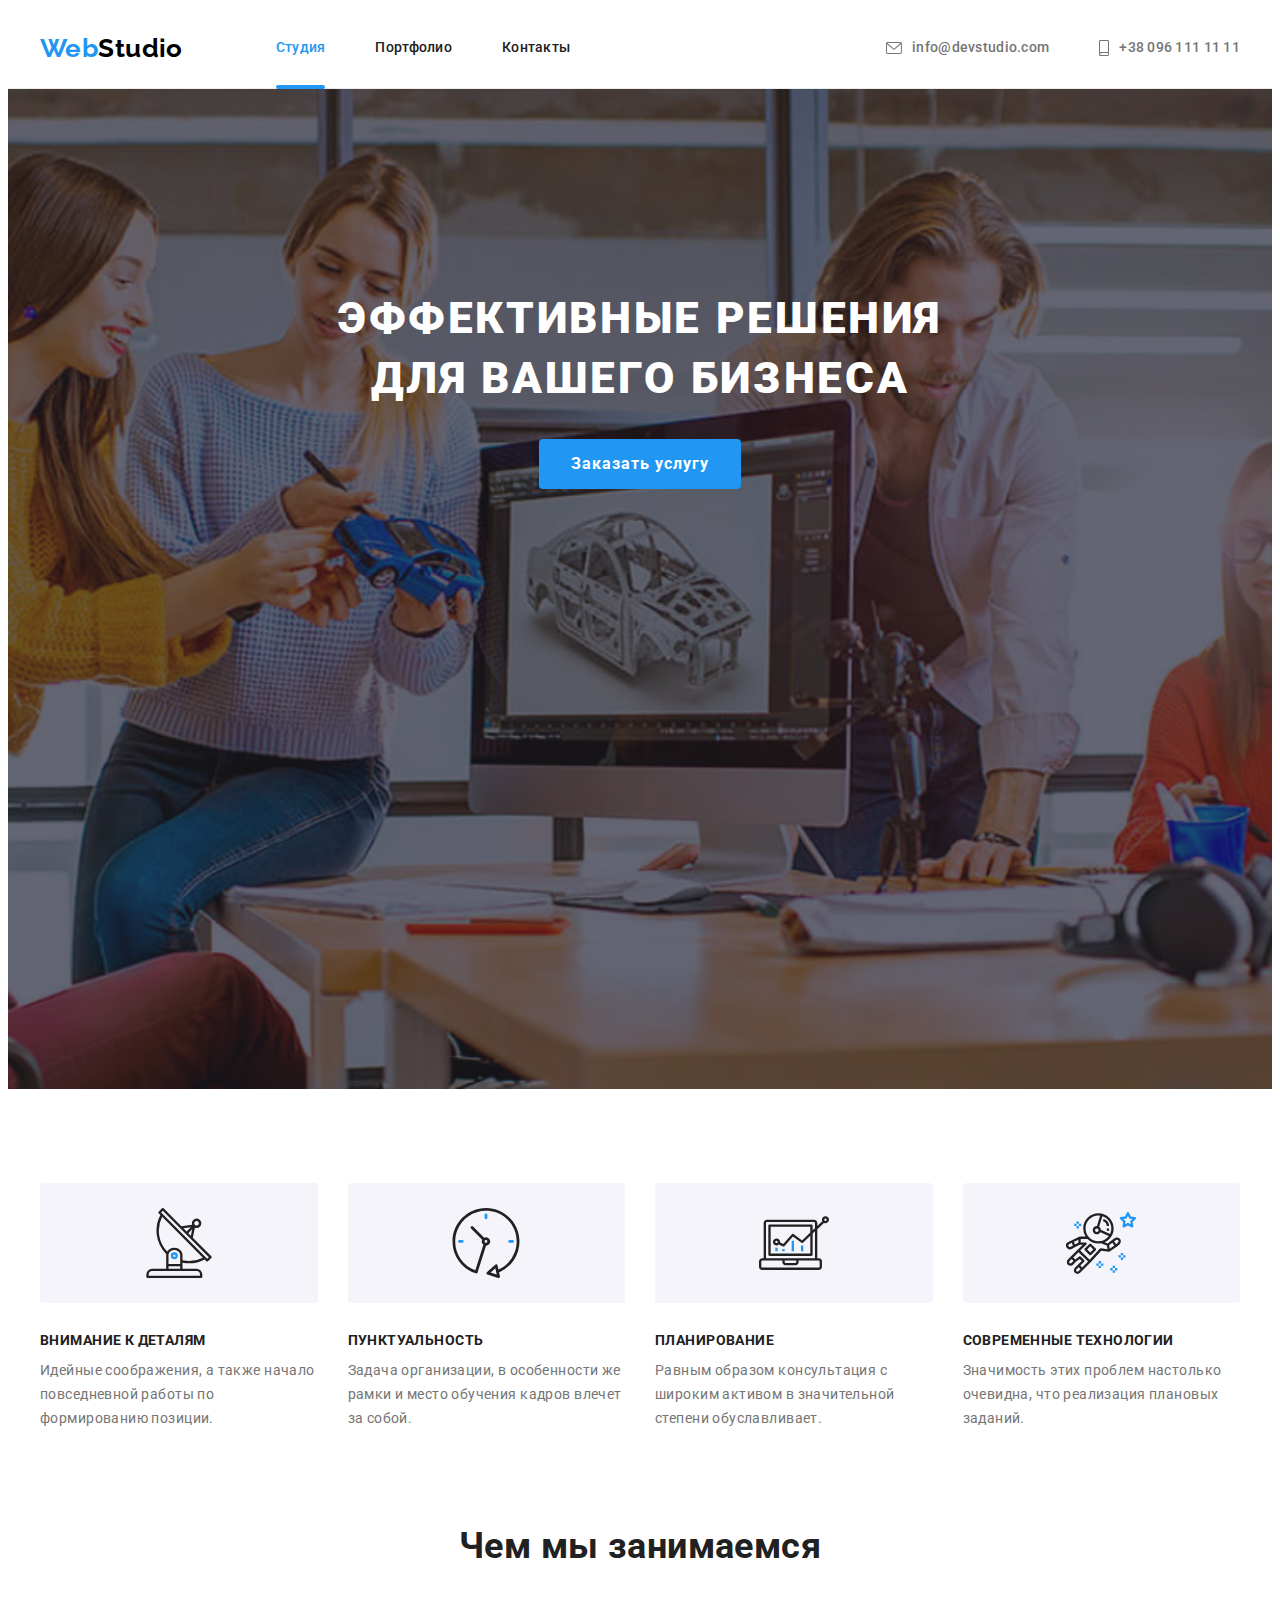
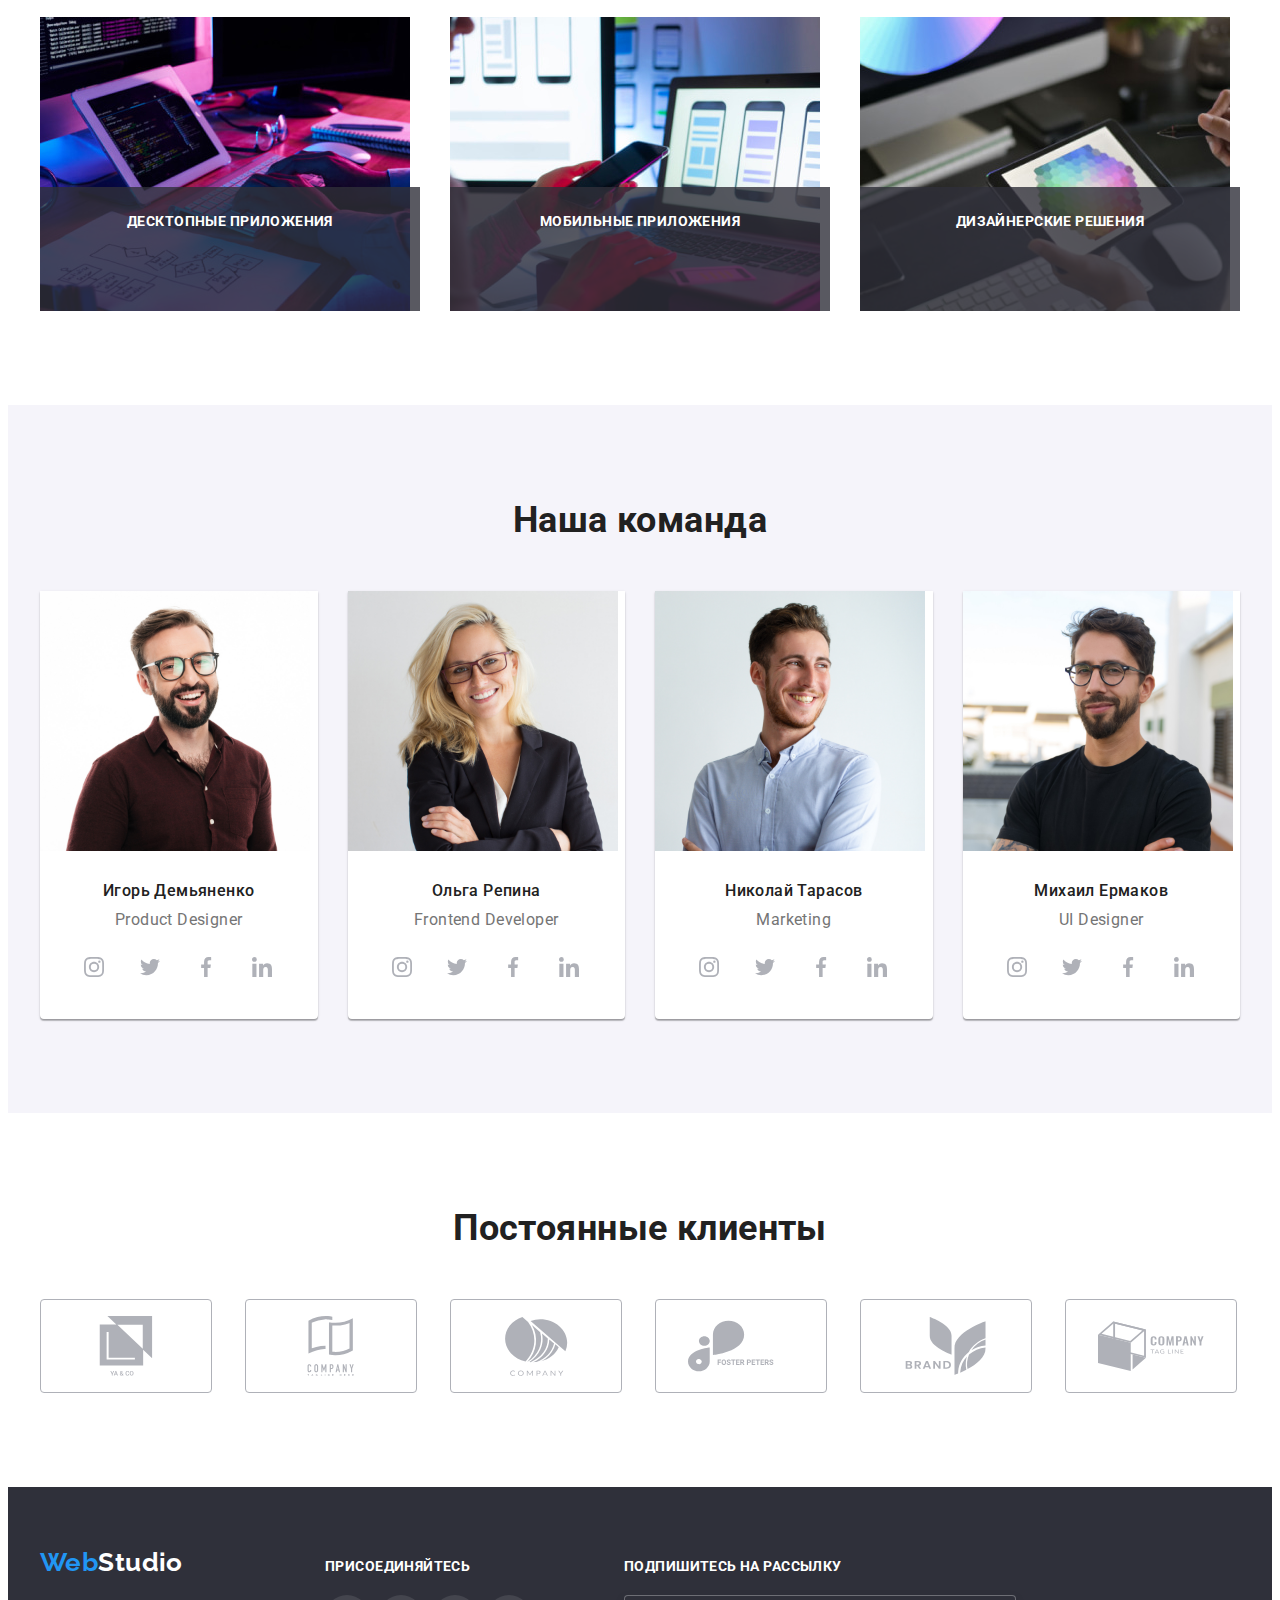
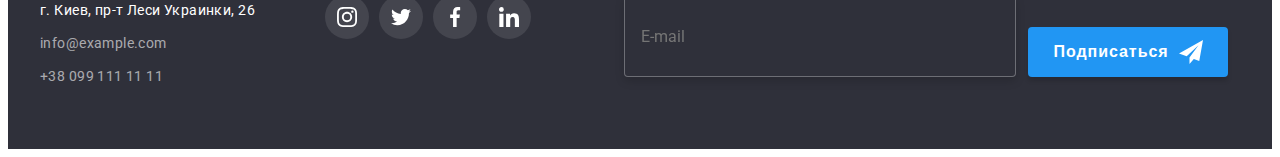
<file: index.html>
<!DOCTYPE html>
<html lang="ru">
<head>
    <meta charset="UTF-8">
    <meta http-equiv="X-UA-Compatible" content="IE=edge">
    <meta name="viewport" content="width=device-width, initial-scale=1.0">
    <title>WebStudio_hw6</title>
    <link rel="preconnect" href="https://fonts.googleapis.com">
    <link rel="preconnect" href="https://fonts.gstatic.com" crossorigin>
    <link href="https://fonts.googleapis.com/css2?family=Raleway:wght@700&family=Roboto:wght@400;500;700;900&display=swap"
        rel="stylesheet">
    <link rel="stylesheet" href="https://cdnjs.cloudflare.com/ajax/libs/modern-normalize/1.1.0/modern-normalize.min.css"
        integrity="sha512-wpPYUAdjBVSE4KJnH1VR1HeZfpl1ub8YT/NKx4PuQ5NmX2tKuGu6U/JRp5y+Y8XG2tV+wKQpNHVUX03MfMFn9Q=="
        crossorigin="anonymous" referrerpolicy="no-referrer" />
    <link rel="stylesheet" href="./css/styles.css">
    
</head>
<body>
    <!-- Хедер-->
    <header class="header">
        <div class="container header-flex-container">
            <!-- Логотип -->
            <a class="logo" href="./index.html"><span class="logo-accent">Web</span>Studio</a>
            <nav class="nav">
                <ul class="nav-list list">
                    <li class="nav-item">
                        <a class="nav-link link current" href="./index.html">Студия</a>
                    </li>
                    <li class="nav-item">
                        <a class="nav-link link" href="./portfolio.html">Портфолио</a>
                    </li>
                    <li class="nav-item">
                        <a class="nav-link link" href="">Контакты</a>
                    </li>
                </ul>
            </nav>
            <ul class="header-contacts-list list">
                <li class="header-contacts-item">
                    <a class="header-contacts-link link" href="mailto:info@devstudio.com">
                        <svg class="contacts-icon" width="16" height="12">
                                <use href="./images/icons.svg#icon-envelope"></use>
                            </svg>
                        info@devstudio.com</a>
                </li>
                <li class="header-contacts-item">
                    <a class="header-contacts-link link" href="tel:+380961111111">
                        <svg class="contacts-icon" width="10" height="16">
                            <use href="./images/icons.svg#icon-smartphone" ></use>
                        </svg>
                        +38 096 111 11 11</a>
                </li>
            </ul>
        </div>
        

    </header>
    <main>
        <!-- Герой -->
        <section class="hero overlay">
                <div class="container">
                    <h1 class="hero-title">Эффективные решения для вашего бизнеса</h1>
                    <button class="hero-btn" type="button" data-modal-open>Заказать услугу</button>
                </div>
        </section>
        <!-- Преимущества -->
        <section class="featurs section">
            <div class="container">
                <h2 class="visually-hidden">Преимущества</h2>
                <ul class="featurs-list list">
                    <li class="featurs-item">
                        <div class="featurs-thumb">
                            <svg class="featurs-icon" width="70" height="70">
                                <use href="./images/icons.svg#icon-antenna"></use>
                            </svg>
                        </div>
                        <h3 class="featurs-title">Внимание к деталям</h3>
                        <p class="featurs-text">Идейные соображения, а также начало повседневной работы по формированию позиции.</p>
                    </li>
                    <li class="featurs-item">
                        <div class="featurs-thumb">
                            <svg class="featurs-icon" width="70" height="70">
                                <use href="./images/icons.svg#icon-clock"></use>
                            </svg>
                        </div>
                        <h3 class="featurs-title">Пунктуальность</h3>
                        <p class="featurs-text">Задача организации, в особенности же рамки и место обучения кадров влечет за собой.</p>
                    </li>
                    <li class="featurs-item">
                        <div class="featurs-thumb">
                            <svg class="featurs-icon" width="70" height="70">
                                <use href="./images/icons.svg#icon-diagram"></use>
                            </svg>
                        </div>
                        <h3 class="featurs-title">Планирование</h3>
                        <p class="featurs-text">Равным образом консультация с широким активом в значительной степени обуславливает.</p>
                    </li>
                    <li class="featurs-item">
                        <div class="featurs-thumb">
                            <svg class="featurs-icon" width="70" height="70">
                                <use href="./images/icons.svg#icon-astronaut"></use>
                            </svg>
                        </div>
                        <h3 class="featurs-title">Современные технологии</h3>
                        <p class="featurs-text">Значимость этих проблем настолько очевидна, что реализация плановых заданий.</p>
                    </li>
                </ul>
            </div>            
        </section>
        <!-- Виды деятельности -->
        <section class="activity section">
            <div class="container">
                <h2 class="title">Чем мы занимаемся</h2>
                <ul class="activity-list list">
                    <li class="activity-item">
                        <img class="activity-pic" src="./images/box-1.jpg" alt="Приложение на компьютере" width=370 height="294">
                        <p class="activity-text">Десктопные приложения</p>                        
                    </li>
                    <li class="activity-item activity-thumb">
                        <img class="activity-pic" src="./images/box-2.jpg" alt="Макеты мобильного приложения на ноутбуке" width=370
                            height="294">
                        <p class="activity-text">Мобильные приложения</p>
                    </li>
                    <li class="activity-item">
                        <img class="activity-pic" src="./images/box-3.jpg" alt="Цветовая палитра на планшете" width=370 height="294">
                        <p class="activity-text">Дизайнерские решения</p>
                    </li>
                </ul>
            </div>            
        </section>
        <!-- Наша команда -->
        <section class="team section">
            <div class="container">
                <h2 class="title">Наша команда</h2>
                <ul class="team-list list">
                    <li class="team-list-item">
                        <img class="team-list-photo" src="./images/demyanenko.jpg" alt="Фото Игорь Демьяненко" width=270 height="260">
                        <div class="team-box">
                            <h3 class="team-list-name">Игорь Демьяненко</h3>
                            <p class="team-list-position" lang="en">Product Designer</p>
                            <ul class="social-list list">
                                <li class="social-item">
                                    <a class="social-link link" href="">
                                        <svg class="social-icon" width=20 height="20">
                                            <use href="./images/icons.svg#icon-instagram"></use>
                                        </svg>
                                    </a>                                    
                                </li>
                                <li class="social-item">
                                    <a class="social-link link" href="">
                                        <svg class="social-icon" width=20 height="20">
                                            <use href="./images/icons.svg#icon-twitter"></use>
                                        </svg>
                                    </a>
                                </li>
                                <li class="social-item">
                                    <a class="social-link link" href="">
                                        <svg class="social-icon" width=20 height="20">
                                            <use href="./images/icons.svg#icon-facebook"></use>
                                        </svg>
                                    </a>
                                </li>
                                <li class="social-item">
                                    <a class="social-link link" href="">
                                        <svg class="social-icon" width=20 height="20">
                                            <use href="./images/icons.svg#icon-linkedin"></use>
                                        </svg>
                                    </a>
                                </li>
                            </ul>                            
                        </div>                        
                    </li>
                    <li class="team-list-item">
                        <img class="team-list-photo" src="./images/repina.jpg" alt="Фото Ольга Репина" width=270 height="260">
                        <div class="team-box">
                            <h3 class="team-list-name">Ольга Репина</h3>
                            <p class="team-list-position" lang="en">Frontend Developer</p>
                            <ul class="social-list list">
                                <li class="social-item">
                                    <a class="social-link link" href="">
                                        <svg class="social-icon" width=20 height="20">
                                            <use href="./images/icons.svg#icon-instagram"></use>
                                        </svg>
                                    </a>
                                </li>
                                <li class="social-item">
                                    <a class="social-link link" href="">
                                        <svg class="social-icon" width=20 height="20">
                                            <use href="./images/icons.svg#icon-twitter"></use>
                                        </svg>
                                    </a>
                                </li>
                                <li class="social-item">
                                    <a class="social-link link" href="">
                                        <svg class="social-icon" width=20 height="20">
                                            <use href="./images/icons.svg#icon-facebook"></use>
                                        </svg>
                                    </a>
                                </li>
                                <li class="social-item">
                                    <a class="social-link link" href="">
                                        <svg class="social-icon" width=20 height="20">
                                            <use href="./images/icons.svg#icon-linkedin"></use>
                                        </svg>
                                    </a>
                                </li>
                            </ul>
                        </div>                        
                    </li>
                    <li class="team-list-item">
                        <img class="team-list-photo" src="./images/tarasov.jpg" alt="Фото Николай Тарасов" width=270 height="260">
                        <div class="team-box">
                            <h3 class="team-list-name">Николай Тарасов</h3>
                            <p class="team-list-position" lang="en">Marketing</p>
                            <ul class="social-list list">
                                <li class="social-item">
                                    <a class="social-link link" href="">
                                        <svg class="social-icon" width=20 height="20">
                                            <use href="./images/icons.svg#icon-instagram"></use>
                                        </svg>
                                    </a>
                                </li>
                                <li class="social-item">
                                    <a class="social-link link" href="">
                                        <svg class="social-icon" width=20 height="20">
                                            <use href="./images/icons.svg#icon-twitter"></use>
                                        </svg>
                                    </a>
                                </li>
                                <li class="social-item">
                                    <a class="social-link link" href="">
                                        <svg class="social-icon" width=20 height="20">
                                            <use href="./images/icons.svg#icon-facebook"></use>
                                        </svg>
                                    </a>
                                </li>
                                <li class="social-item">
                                    <a class="social-link link" href="">
                                        <svg class="social-icon" width=20 height="20">
                                            <use href="./images/icons.svg#icon-linkedin"></use>
                                        </svg>
                                    </a>
                                </li>
                            </ul>
                        </div>                       
                    </li>
                    <li class="team-list-item">
                        <img class="team-list-photo" src="./images/ermakov.jpg" alt="Фото Михаил Ермаков" width=270 height="260">
                        <div class="team-box">
                            <h3 class="team-list-name">Михаил Ермаков</h3>
                            <p class="team-list-position" lang="en">UI Designer</p>
                            <ul class="social-list list">
                                <li class="social-item">
                                    <a class="social-link link" href="">
                                        <svg class="social-icon" width=20 height="20">
                                            <use href="./images/icons.svg#icon-instagram"></use>
                                        </svg>
                                    </a>
                                </li>
                                <li class="social-item">
                                    <a class="social-link link" href="">
                                        <svg class="social-icon" width=20 height="20">
                                            <use href="./images/icons.svg#icon-twitter"></use>
                                        </svg>
                                    </a>
                                </li>
                                <li class="social-item">
                                    <a class="social-link link" href="">
                                        <svg class="social-icon" width=20 height="20">
                                            <use href="./images/icons.svg#icon-facebook"></use>
                                        </svg>
                                    </a>
                                </li>
                                <li class="social-item">
                                    <a class="social-link link" href="">
                                        <svg class="social-icon" width=20 height="20">
                                            <use href="./images/icons.svg#icon-linkedin"></use>
                                        </svg>
                                    </a>
                                </li>
                            </ul>
                        </div>
                       
                    </li>
                </ul>
            </div>
            
        </section>
        <!-- Клиенты -->
        <section class="clients section">
            <div class="container">
                <h2 class="title">Постоянные клиенты</h2>
                <ul class="clients-list list">
                    <li class="clients-item">
                        <a class="clients-link link" href="">
                            <svg class="clients-icon" width=106 height="60">
                                <use href="./images/icons.svg#icon-client-1" ></use>
                            </svg>
                        </a>
                    </li>
                    <li class="clients-item">
                        <a class="clients-link link" href="">
                            <svg class="clients-icon" width=106 height="60">
                                <use href="./images/icons.svg#icon-client-2"></use>
                            </svg>
                        </a>
                    </li>
                    <li class="clients-item">
                        <a class="clients-link link" href="">
                            <svg class="clients-icon" width=106 height="60">
                                <use href="./images/icons.svg#icon-client-3"></use>
                            </svg>
                        </a>
                    </li>
                    <li class="clients-item">
                        <a class="clients-link link" href="">
                            <svg class="clients-icon" width=106 height="60">
                                <use href="./images/icons.svg#icon-client-4"></use>
                            </svg>
                        </a>
                    </li>
                    <li class="clients-item">
                        <a class="clients-link link" href="">
                            <svg class="clients-icon" width=106 height="60">
                                <use href="./images/icons.svg#icon-client-5"></use>
                            </svg>
                        </a>
                    </li>
                    <li class="clients-item">
                        <a class="clients-link link" href="">
                            <svg class="clients-icon" width=106 height="60">
                                <use href="./images/icons.svg#icon-client-6"></use>
                            </svg>
                        </a>
                    </li>
                </ul>
                
            </div>
        </section>
    </main>
    <!-- Футер -->
    <footer class="footer">
        <div class="container footer-thumb">
            <div>
                <a class="logo link" href="./index.html"><span class="logo-accent">Web</span><span class="logo-light">Studio</span> </a>
                <address class="address">
                    г. Киев, пр-т Леси Украинки, 26
                    <ul class="footer-contacts-list list">
                        <li class="footer-contacts-item">
                            <a class="footer-contacts-link link" href="mailto:info@example.com">info@example.com</a>
                        </li>
                        <li class="footer-contacts-item">
                            <a class="footer-contacts-link link" href="tel:+380991111111">+38 099 111 11 11</a>
                        </li>
                    </ul>
                </address>
            </div>
            <div class="footer-social-item">
                <h2 class="footer-title"> присоединяйтесь</h2>
                <ul class="social-list list">                                      
                    <li class="foot-social-item">
                        <a class="footer-social-link link" href="">
                            <svg class="social-icon" width=20 height="20">
                                <use href="./images/icons.svg#icon-instagram"></use>
                            </svg>
                        </a>                                    
                    </li>
                    <li class="foot-social-item">
                        <a class="footer-social-link link" href="">
                            <svg class="social-icon" width=20 height="20">
                                <use href="./images/icons.svg#icon-twitter"></use>
                            </svg>
                        </a>
                    </li>
                    <li class="foot-social-item">
                        <a class="footer-social-link link" href="">
                            <svg class="social-icon" width=20 height="20">
                                <use href="./images/icons.svg#icon-facebook"></use>
                            </svg>
                        </a>
                    </li>
                    <li class="foot-social-item">
                        <a class="footer-social-link link" href="">
                            <svg class="social-icon" width=20 height="20">
                                <use href="./images/icons.svg#icon-linkedin"></use>
                            </svg>
                        </a>
                    </li>
                </ul>  
            </div>
            <div class="footer-signup">
                <form class="signup-form" autocomplete="on">
                    <label class="footer-title" for="email">Подпишитесь на рассылку
                        <input class="signup-mail" type="email" name="email" id="email" placeholder="E-mail">
                    </label>
                    <button class="singup-submit" type="submit">Подписаться
                        <svg class="singup-icon" width="24" height="24">
                            <use href="./images/icons.svg#icon-send"></use>
                        </svg>
                    </button>
                </form>

                
            </div>
        </div>        
    </footer>
    <!-- Бекдроп -->
    <div class="backdrop is-hidden" data-modal>
        <div class="modal">
            <button class="modal-btn" data-modal-close>
                <svg class="close" width="18" height="18">
                    <use href="./images/icons.svg#icon-close"></use>
                </svg>
            </button>
            <p class="modal-title">Оставьте свои данные, мы вам перезвоним</p>
            <form class="modal-form">
                <label class="modal-label" for="name">Имя</label>
                <span class="input-unit">
                    <input class="modal-input" type="text" name="name" id="name" placeholder=" ">
                    <svg class="modal-icon" width="18" height="18">
                        <use href="./images/icons.svg#icon-person-black-18dp-1"></use>
                    </svg>
                </span> 
                    
                <label class="modal-label" for="tel">Телефон</label>
                <span class="input-unit">
                    <input  class="modal-input" type="tel" name="tel" id="tel" placeholder=" ">
                    <svg class="modal-icon" width="18" height="18">
                        <use href="./images/icons.svg#icon-phone-black-18dp-1"></use>
                    </svg>
                </span>
                    
                <label class="modal-label" for="mail">Почта</label>
                <span class="input-unit">
                    <input  class="modal-input" type="email" name="mail" id="mail" placeholder=" ">
                    <svg class="modal-icon" width="18" height="18">
                        <use href="./images/icons.svg#icon-email-black-18dp-1"></use>
                    </svg>
                </span>
                    
                <label class="modal-label" for="comment">Комментарий</label>
                <textarea  class="modal-input texterea" name="comment" id="comment" cols="30" rows="10" placeholder="Введите текст"></textarea>
                
                
                <label class="checkbox-label" for="checkbox">
                    <input class="checkbox" type="checkbox" name="checkbox" id="checkbox">
                    <span class="checkbox-icon"></span>
                    Соглашаюсь с рассылкой и принимаю <a class="checkbox-link link" href="">  Условия договора</a>
                </label>
                
                <button class="modal-submit" type="submit"> Отправить
                </button>
            </form>
        </div>

    </div>
    <script src="./js/modal.js"></script>
</body>
</html>
</file>
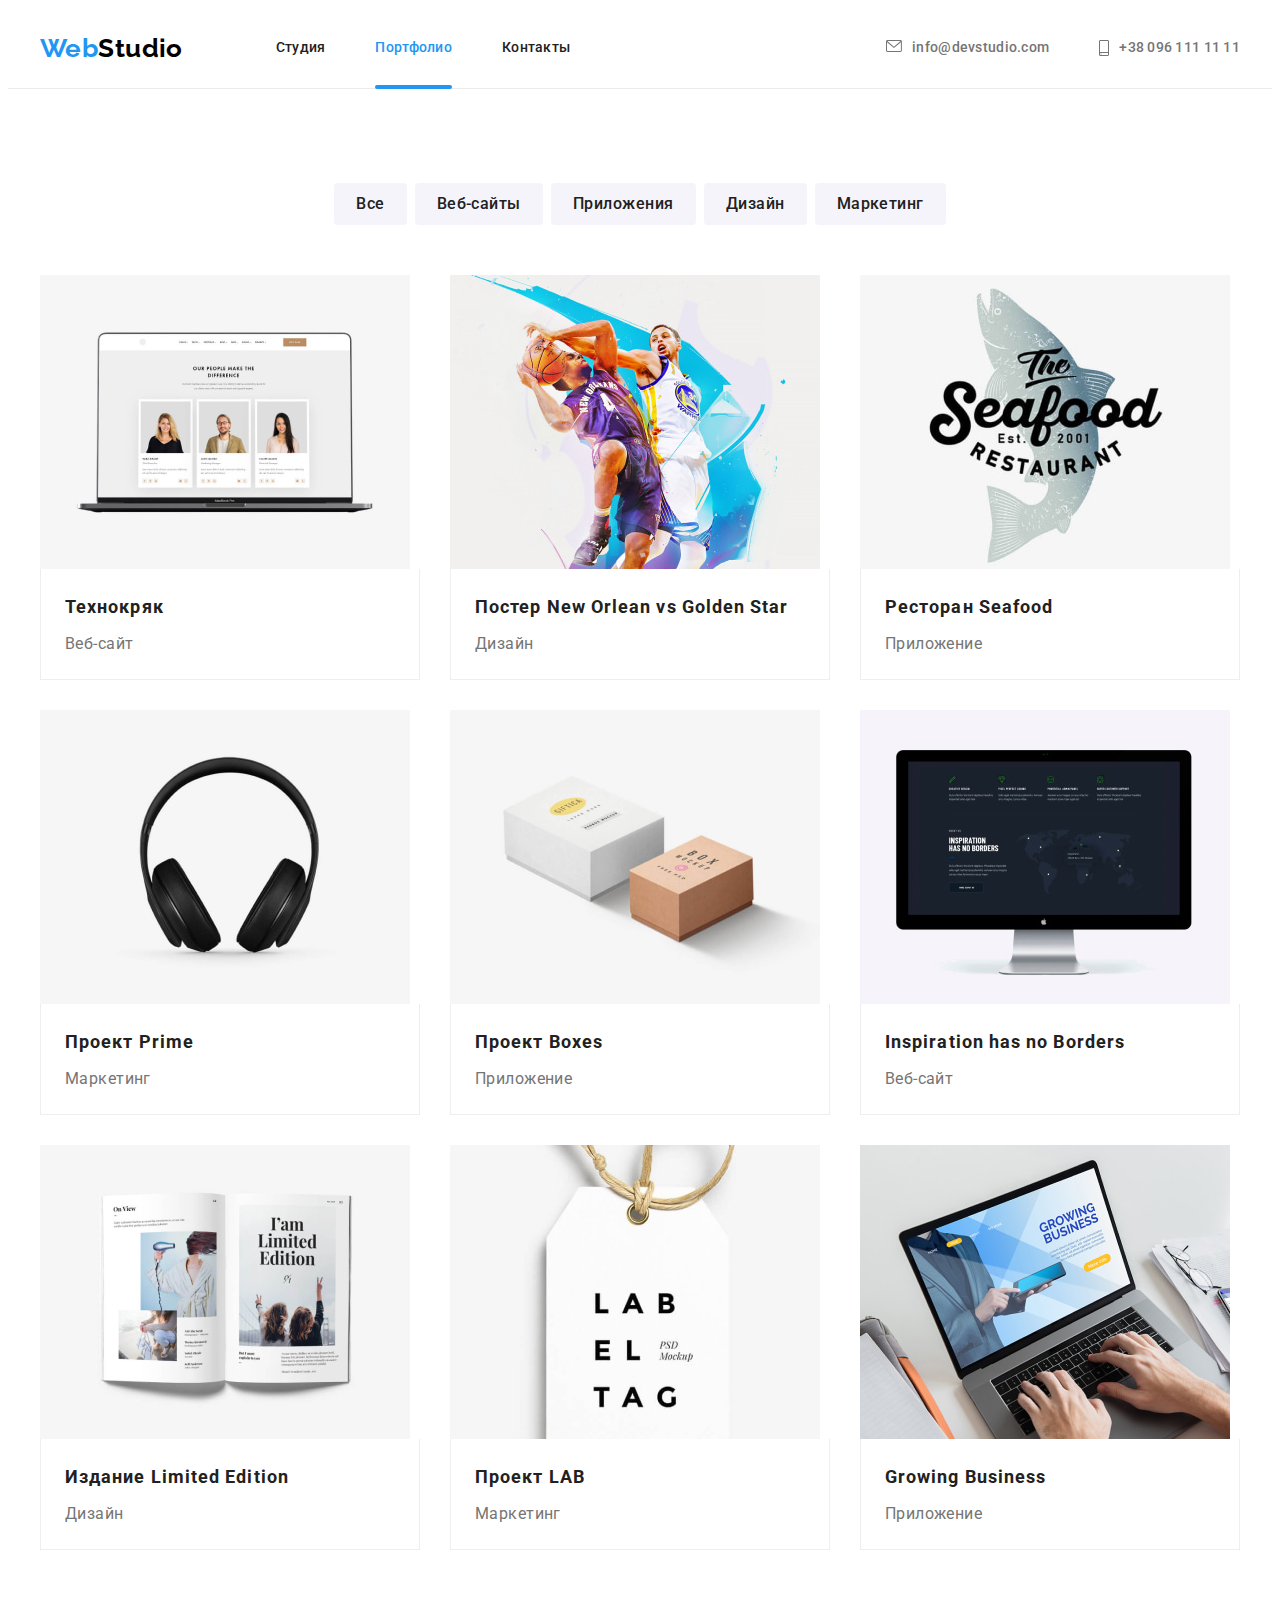
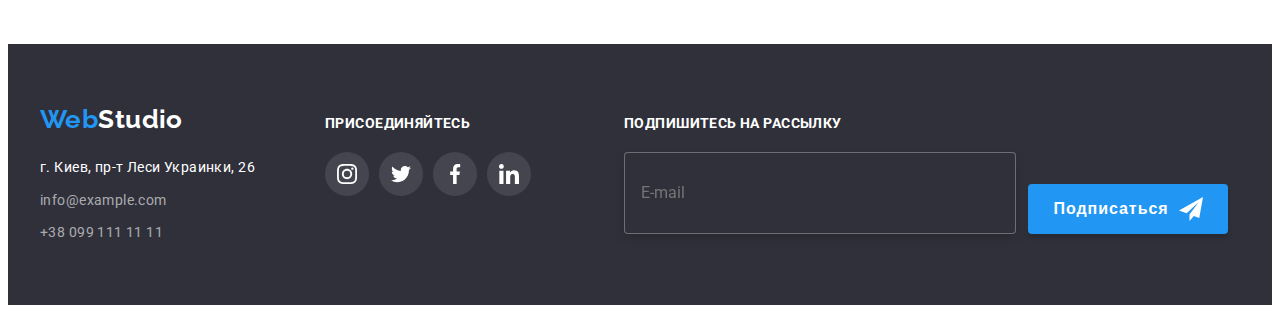
<file: portfolio.html>
<!DOCTYPE html>
<html lang="ru">

<head>
    <meta charset="UTF-8">
    <meta http-equiv="X-UA-Compatible" content="IE=edge">
    <meta name="viewport" content="width=device-width, initial-scale=1.0">
    <title>WebStudio_hw6</title>
    <link rel="preconnect" href="https://fonts.googleapis.com">
    <link rel="preconnect" href="https://fonts.gstatic.com" crossorigin>
    <link
        href="https://fonts.googleapis.com/css2?family=Raleway:wght@700&family=Roboto:wght@400;500;700;900&display=swap"
        rel="stylesheet">
    <link rel="stylesheet" href="https://cdnjs.cloudflare.com/ajax/libs/modern-normalize/1.1.0/modern-normalize.min.css"
        integrity="sha512-wpPYUAdjBVSE4KJnH1VR1HeZfpl1ub8YT/NKx4PuQ5NmX2tKuGu6U/JRp5y+Y8XG2tV+wKQpNHVUX03MfMFn9Q=="
        crossorigin="anonymous" referrerpolicy="no-referrer" />
    <link rel="stylesheet" href="./css/styles.css">

</head>

<body>
    <!-- Хедер-->
    <header class="header">
        <div class="container header-flex-container">
            <!-- Логотип -->
            <a class="logo" href="./index.html"><span class="logo-accent">Web</span>Studio</a>
            <nav class="nav">
                <ul class="nav-list list">
                    <li class="nav-item">
                        <a class="nav-link link" href="./index.html">Студия</a>
                    </li>
                    <li class="nav-item">
                        <a class="nav-link link current" href="./portfolio.html">Портфолио</a>
                    </li>
                    <li class="nav-item">
                        <a class="nav-link link" href="">Контакты</a>
                    </li>
                </ul>
            </nav>
            <ul class="header-contacts-list list">
                <li class="header-contacts-item">
                    <a class="header-contacts-link link" href="mailto:info@devstudio.com">
                        <div>
                            <svg class="contacts-icon" width="16" height="12">
                                <use href="./images/icons.svg#icon-envelope"></use>
                            </svg>
                        </div>
            
                        info@devstudio.com
                    </a>
                </li>
                <li class="header-contacts-item">
                    <a class="header-contacts-link link" href="tel:+380961111111">
                        <svg class="contacts-icon" width="10" height="16">
                            <use href="./images/icons.svg#icon-smartphone"></use>
                        </svg>
                        +38 096 111 11 11</a>
                </li>
            </ul>
        </div>
    
    
    </header>
    <main>
        <section class="projects section">
            <div class="container">
                <h1 hidden>Наши проекты</h1>
                <ul class="filter-list list">
                    <li class="filter-item"><button class="filter-btn" type="button">Все</button></li>
                    <li class="filter-item"><button class="filter-btn" type="button">Веб-сайты</button></li>
                    <li class="filter-item"><button class="filter-btn" type="button">Приложения</button></li>
                    <li class="filter-item"><button class="filter-btn" type="button">Дизайн</button></li>
                    <li class="filter-item"><button class="filter-btn" type="button">Маркетинг</button></li>
                </ul>
                
                <ul class="projects-list list">
                    <li class="projects-item">
                        <a class="projects-link link" href="">
                            <div class="project-thumb">
                                <img class="projects-pic" src="./images/portfolio/project-1.jpg" alt="ноутбук с загруженой страницей сайта компании"
                                    width="370">
                                <p class="project-discription">
                                    Ресурс предлагает комплексные предложения с разным уровнем функционала и сервисов. Все это позволит посетителю
                                    получить
                                    исчерпывающие сведения о компании или частном лице.
                                </p>
                            </div>                            
                            <div class="project-content">
                                <h2 class="projects-title">
                                    Технокряк
                                </h2>
                                <p class="projects-text">
                                    Веб-сайт
                                </p>
                            </div>
                        </a>
                    </li>
                    <li class="projects-item">
                        <a class="projects-link" href="">
                            <div class="project-thumb">
                                <img class="projects-pic" src="./images/portfolio/project-2.jpg" alt="борьба баскетболистов за мяч" width="370">
                                <p class="project-discription">
                                    Ресурс предлагает комплексные предложения с разным уровнем функционала и сервисов. Все это позволит посетителю
                                    получить
                                    исчерпывающие сведения о компании или частном лице.
                                </p>
                            </div>                            
                            <div class="project-content">
                                <h2 class="projects-title">
                                    Постер New Orlean vs Golden Star
                                </h2>
                                <p class="projects-text">
                                    Дизайн
                                </p>
                            </div>
                
                        </a>
                    </li>
                    <li class="projects-item">
                        <a class="projects-link" href="">
                            <div class="project-thumb">
                                <img class="projects-pic" src="./images/portfolio/project-3.jpg" alt="логотип ресторана" width="370">
                                <p class="project-discription">
                                    Ресурс предлагает комплексные предложения с разным уровнем функционала и сервисов. Все это позволит посетителю
                                    получить
                                    исчерпывающие сведения о компании или частном лице.
                                </p>
                            </div>                            
                            <div class="project-content">
                                <h2 class="projects-title">
                                    Ресторан Seafood
                                </h2>
                                <p class="projects-text">
                                    Приложение
                                </p>
                            </div>
                        </a>
                    </li>
                    <li class="projects-item">
                        <a class="projects-link" href="">
                            <div class="project-thumb">
                                <img class="projects-pic" src="./images/portfolio/project-4.jpg" alt="черные наушники" width="370">
                                <p class="project-discription">
                                    Ресурс предлагает комплексные предложения с разным уровнем функционала и сервисов. Все это позволит посетителю
                                    получить
                                    исчерпывающие сведения о компании или частном лице.
                                </p>
                            </div>                            
                            <div class="project-content">
                                <h2 class="projects-title">
                                    Проект Prime
                                </h2>
                                <p class="projects-text">
                                    Маркетинг
                                </p>
                            </div>
                        </a>
                    </li>
                    <li class="projects-item">
                        <a class="projects-link" href="">
                            <div class="project-thumb">
                                <img class="projects-pic" src="./images/portfolio/project-5.jpg" alt="две коробочки" width="370">
                                <p class="project-discription">
                                    Ресурс предлагает комплексные предложения с разным уровнем функционала и сервисов. Все это позволит посетителю
                                    получить
                                    исчерпывающие сведения о компании или частном лице.
                                </p>
                            </div>                            
                            <div class="project-content">
                                <h2 class="projects-title">
                                    Проект Boxes
                                </h2>
                                <p class="projects-text">
                                    Приложение
                                </p>
                            </div>
                        </a>
                    </li>
                    <li class="projects-item">
                        <a class="projects-link" href="">
                            <div class="project-thumb">
                                <img class="projects-pic" src="./images/portfolio/project-6.jpg" alt="компьютер со страницей сайта" width="370">
                                <p class="project-discription">
                                    Ресурс предлагает комплексные предложения с разным уровнем функционала и сервисов. Все это позволит посетителю
                                    получить
                                    исчерпывающие сведения о компании или частном лице.
                                </p>
                            </div>                            
                            <div class="project-content">
                                <h2 class="projects-title">
                                    Inspiration has no Borders
                                </h2>
                                <p class="projects-text">
                                    Веб-сайт
                                </p>
                            </div>
                        </a>
                    </li>
                    <li class="projects-item">
                        <a class="projects-link" href="">
                            <div class="project-thumb">
                                <img class="projects-pic" src="./images/portfolio/project-7.jpg" alt="разворот книги с иллюстрациями" width="370">
                                <p class="project-discription">
                                    Ресурс предлагает комплексные предложения с разным уровнем функционала и сервисов. Все это позволит посетителю
                                    получить
                                    исчерпывающие сведения о компании или частном лице.
                                </p>
                            </div>                           
                            <div class="project-content">
                                <h2 class="projects-title">
                                    Издание Limited Edition
                                </h2>
                                <p class="projects-text">
                                    Дизайн
                                </p>
                            </div>
                        </a>
                    </li>
                    <li class="projects-item">
                        <a class="projects-link" href="">
                            <div class="project-thumb">
                                <img class="projects-pic" src="./images/portfolio/project-8.jpg" alt="этикетка с логотипом компании" width="370">
                                <p class="project-discription">
                                    Ресурс предлагает комплексные предложения с разным уровнем функционала и сервисов. Все это позволит посетителю
                                    получить
                                    исчерпывающие сведения о компании или частном лице.
                                </p>
                            </div>                            
                            <div class="project-content">
                                <h2 class="projects-title">
                                    Проект LAB
                                </h2>
                                <p class="projects-text">
                                    Маркетинг
                                </p>
                            </div>
                
                        </a>
                    </li>
                    <li class="projects-item">
                        <a class="projects-link" href="">
                            <div class="project-thumb">
                                <img class="projects-pic" src="./images/portfolio/project-9.jpg" alt="ноутбук со страницей сайта компании" width="370">
                                <p class="project-discription">
                                    Ресурс предлагает комплексные предложения с разным уровнем функционала и сервисов. Все это позволит посетителю
                                    получить
                                    исчерпывающие сведения о компании или частном лице.
                                </p>
                            </div>                            
                            <div class="project-content">
                                <h2 class="projects-title">
                                    Growing Business
                                </h2>
                                <p class="projects-text">
                                    Приложение
                                </p>
                            </div>
                        </a>
                    </li>
                </ul>
            </div>
            
        </section>

    </main>
    <!-- Футер -->
    <footer class="footer">
        <div class="container footer-thumb">
            <div>
                <a class="logo link" href="./index.html"><span class="logo-accent">Web</span><span
                        class="logo-light">Studio</span> </a>
                <address class="address">
                    г. Киев, пр-т Леси Украинки, 26
                    <ul class="footer-contacts-list list">
                        <li class="footer-contacts-item">
                            <a class="footer-contacts-link link" href="mailto:info@example.com">info@example.com</a>
                        </li>
                        <li class="footer-contacts-item">
                            <a class="footer-contacts-link link" href="tel:+380991111111">+38 099 111 11 11</a>
                        </li>
                    </ul>
                </address>
            </div>
            <div class="footer-social-item">
                <h2 class="footer-title"> присоединяйтесь</h2>
                <ul class="social-list list">
                    <li class="foot-social-item">
                        <a class="footer-social-link link" href="">
                            <svg class="social-icon" width=20 height="20">
                                <use href="./images/icons.svg#icon-instagram"></use>
                            </svg>
                        </a>
                    </li>
                    <li class="foot-social-item">
                        <a class="footer-social-link link" href="">
                            <svg class="social-icon" width=20 height="20">
                                <use href="./images/icons.svg#icon-twitter"></use>
                            </svg>
                        </a>
                    </li>
                    <li class="foot-social-item">
                        <a class="footer-social-link link" href="">
                            <svg class="social-icon" width=20 height="20">
                                <use href="./images/icons.svg#icon-facebook"></use>
                            </svg>
                        </a>
                    </li>
                    <li class="foot-social-item">
                        <a class="footer-social-link link" href="">
                            <svg class="social-icon" width=20 height="20">
                                <use href="./images/icons.svg#icon-linkedin"></use>
                            </svg>
                        </a>
                    </li>
                </ul>
            </div>
            <div class="footer-signup">
                <form class="signup-form" autocomplete="on">
                    <label class="footer-title" for="email">Подпишитесь на рассылку
                        <input class="signup-mail" type="email" name="email" id="email" placeholder="E-mail">
                    </label>
                    <button class="singup-submit" type="submit">Подписаться
                        <svg class="singup-icon" width="24" height="24">
                            <use href="./images/icons.svg#icon-send"></use>
                        </svg>
                    </button>
                </form>
    
    
            </div>
        </div>
    </footer>
</body>

</html>
</file>
<file: css/styles.css>
/* heder colors
text h #212121
text hover #2196F3
contacts #757575

/* hero colors */
/* text -#FFFFFF
button-hover: #188CE8
button-#2196F3
bg-#2F303A
bg team #F5F4FA */

/* footer colors */
/* contacts rgba(255,255,255,0.6)
bg #2F303A */

/* font-family: 'Raleway', sans-serif;
font-family: 'Roboto', sans-serif; */

:root {
  --primery-text-color: #757575;
  --secondary-text-color: #212121;
  --light-color: #ffffff;
  --style-text-color: rgba(255, 255, 255, 0.6);
  --accent-color: #2196f3;
  --btn-hover: #188ce8;
  --primery-bg-color: #e5e5e5;
  --secondary-bg-color: #f5f4fa;
  --dark-bg-color: #2f303a;
  --anim: 250ms cubic-bezier(0.4, 0, 0.2, 1);
}

body {
  font-family: 'Roboto', sans-serif;
  font-size: 14px;
  line-height: 1.71;
  letter-spacing: 0.03em;
}

/* Общие стили */
.link {
  text-decoration: none;
  transition: color var(--anim);
}

.link:hover,
.link:focus {
  color: var(--accent-color);
  cursor: pointer;
}

.list {
  list-style: none;
}

.section {
  padding-top: 94px;
  padding-bottom: 94px;
}

/* Контейнеры */
.container {
  width: 1200px;
  padding-left: 15px;
  padding-right: 15px;
  margin-left: auto;
  margin-right: auto;
}

/* Сброс */
h1,
h2,
h3,
h4,
h5,
h6,
p {
  margin-top: 0;
  margin-bottom: 0;
}

ul {
  padding-left: 0;
  margin-top: 0;
  margin-bottom: 0;
}

/* Хедер */

.header {
  background-color: var(--light-color);
  border-bottom: 1px solid #ececec;
}

.header-flex-container {
  display: flex;
  align-items: center;
}

.logo {
  color: #000000;
  font-family: Raleway;
  font-weight: 700;
  font-size: 26px;
  line-height: 1.19;
  text-decoration: none;
}

.logo-accent {
  color: var(--accent-color);
}

.nav-link.current {
  color: var(--accent-color);
}

.nav {
  margin-left: 93px;
}

.nav-list {
  display: flex;
  align-items: center;
}

.nav-item:not(:last-child) {
  margin-right: 50px;
}

.nav-item,
.header-contacts-list {
  font-weight: 500;
  font-size: 14px;
  line-height: 1.14;
  letter-spacing: 0.02em;
}

.nav-link {
  display: block;
  padding-top: 32px;
  padding-bottom: 32px;

  color: var(--secondary-text-color);
}

.current {
  position: relative;
}

.current::after {
  content: '';

  position: absolute;
  left: 0;
  bottom: -1px;

  display: block;
  width: 100%;
  height: 4px;

  background: #2196f3;
  border-radius: 2px;
}

/* .nav-item > a {
  display: block;
  padding-top: 32px;
  padding-bottom: 32px;

  color: var(--secondary-text-color);
} */

.header-contacts-list {
  display: flex;
  align-items: center;
  margin-left: auto;
}

.header-contacts-item:not(:last-child) {
  margin-right: 50px;
}

.header-contacts-link {
  max-height: 80px;
  display: flex;
  align-items: center;
  padding-top: 32px;
  padding-bottom: 32px;

  color: var(--primery-text-color);
  transition: color var(--anim);
}

.contacts-icon {
  margin-right: 10px;
  fill: currentColor;
}

/* Герой */
.hero {
  padding-top: 200px;
  padding-bottom: 200px;

  text-align: center;
}

.overlay {
  height: 600px;
  max-width: 1600px;
  margin-right: auto;
  margin-left: auto;
  background-color: #c4c4c4;
  background-image: linear-gradient(to right, rgba(47, 48, 58, 0.4), rgba(47, 48, 58, 0.4)),
    url('../images/hero.jpg');
  background-repeat: no-repeat;
  background-size: cover;
  background-position: center;
}

.hero-title {
  font-display: inline-block;
  margin-right: auto;
  margin-left: auto;
  margin-bottom: 30px;
  width: 696px;

  color: var(--light-color);
  font-weight: 900;
  font-size: 44px;
  line-height: 1.36;
  letter-spacing: 0.06em;
  text-transform: uppercase;
}

.hero-btn {
  padding: 10px 32px;
  max-width: 300px;

  color: var(--light-color);
  background: var(--accent-color);

  font-family: inherit;
  font-weight: 700;
  font-size: 16px;
  line-height: 1.87;
  align-items: center;
  text-align: center;
  letter-spacing: 0.06em;

  border: 0px;
  border-radius: 4px;
  transition: background-color var(--anim);
}

.hero-btn:hover,
.hero-btn:focus {
  background-color: var(--btn-hover);
  cursor: pointer;
}

/* Преимущества */

.visually-hidden {
  position: absolute;
  white-space: nowrap;
  width: 1px;
  height: 1px;
  overflow: hidden;
  border: 0;
  padding: 0;
  clip: rect(0 0 0 0);
  clip-path: inset(50%);
  margin: -1px;
}

.featurs-title {
  margin-bottom: 10px;

  color: var(--secondary-text-color);

  font-size: 14px;
  line-height: 1.14;
  text-transform: uppercase;
}

.featurs-list {
  display: flex;
  margin-left: -30px;
}

.featurs-list > .featurs-item {
  margin-left: 30px;
  flex-basis: calc(100% / 4 - 30px);
}

.featurs-thumb {
  display: flex;
  align-items: center;
  justify-content: center;
  height: 120px;
  background: #f5f4fa;
  border-radius: 4px;
  margin-bottom: 30px;
}

.featurs-text {
  color: var(--primery-text-color);
}

/* Виды деятельности */
.activity.section {
  padding-top: 0;
}

.activity-list {
  display: flex;
  margin-left: -30px;
}

.activity-list > .activity-item {
  margin-left: 30px;
  flex-basis: calc(100% / 3 - 30px);
}

.activity-item {
  position: relative;
}

.activity-pic {
  display: block;
}

.activity-text {
  position: absolute;
  width: 100%;
  height: 70px;
  left: 0;
  bottom: 0;
  background-color: rgba(47, 48, 58, 0.8);

  display: block;
  padding-top: 27px;
  padding-bottom: 27px;

  font-weight: 700;
  line-height: 1.14;
  text-align: center;
  text-transform: uppercase;
  color: var(--light-color);
}

/* Команда */

.title {
  margin-bottom: 50px;

  color: var(--secondary-text-color);

  font-size: 36px;
  line-height: 1.17;
  text-align: center;
}

.team {
  background-color: var(--secondary-bg-color);
}

.team-list {
  display: flex;
  align-items: center;
  margin-left: -30px;
}

.team-box {
  padding-top: 30px;
  padding-bottom: 30px;
  padding-right: 32px;
  padding-left: 32px;
}

.team-list > .team-list-item {
  margin-left: 30px;
  flex-basis: calc(100% / 4 - 30px);

  background-color: var(--light-color);

  box-shadow: 0px 1px 3px rgba(0, 0, 0, 0.12), 0px 1px 1px rgba(0, 0, 0, 0.14),
    0px 2px 1px rgba(0, 0, 0, 0.2);
  border-radius: 0px 0px 4px 4px;
}

.team-list-photo {
  display: block;
  /* margin-bottom: 30px; */
}

.team-list-name {
  margin-bottom: 10px;
  font-weight: 500;
  font-size: 16px;
  line-height: 1.19;
  text-align: center;
  color: var(--secondary-text-color);
}

.team-list-position {
  font-size: 16px;
  line-height: 1.19;
  text-align: center;
  color: var(--primery-text-color);
}

.social-list {
  display: flex;
  align-items: center;
  margin-top: 16px;
  margin-left: -10px;
}

.social-item {
  margin-left: 10px;
  flex-basis: calc(100% / 4 - 10px);
}

.social-link {
  display: flex;
  align-items: center;
  justify-content: center;
  width: 44px;
  height: 44px;
  border-radius: 50%;
  transition: background-color var(--anim);
}

.social-icon {
  fill: #afb1b8;
  transition: fill var(--anim);
}

.social-link:hover,
.social-link:focus {
  background-color: var(--accent-color);
}

.social-link:hover .social-icon,
.social-link:focus .social-icon {
  fill: var(--light-color);
}

/* Клиенты */

.clients-list {
  display: flex;
  margin-left: -30px;
}

.clients-item {
  margin-left: 30px;
  flex-basis: calc(100% / 6 - 30px);
  color: #afb1b8;
}

.clients-link {
  display: flex;
  align-items: center;
  justify-content: center;
  width: 170px;
  height: 92px;

  border: 1px solid #afb1b8;
  border-radius: 4px;
  transition: border var(--anim);
}

.clients-icon {
  fill: #afb1b8;
  transition: fill var(--anim);
}

.clients-link:hover,
.clients-link:focus {
  border: 1px solid var(--accent-color);
}

.clients-link:hover .clients-icon,
.clients-link:focus .clients-icon {
  fill: var(--accent-color);
}

/* Футер */
.footer {
  background-color: var(--dark-bg-color);
  padding-top: 60px;
  padding-bottom: 60px;
}

.logo-light {
  color: var(--light-color);
}

/* Адресс */
address.address {
  margin-top: 20px;
  color: var(--light-color);
  font-style: normal;
  text-decoration: none;
}

.footer-contacts-list {
  margin-top: 9px;
}

.footer-contacts-item:not(:last-child) {
  margin-bottom: 9px;
}

.footer-contacts-link {
  color: var(--style-text-color);
}

/* Присоединяйтесь */

.footer-thumb {
  display: flex;
  align-items: baseline;
}

.footer-social-item {
  margin-left: 70px;
}

.footer-title {
  margin-bottom: 20px;
  font-size: inherit;
  font-weight: 700;
  line-height: 1.14;
  text-transform: uppercase;

  color: #ffffff;
}

.footer-social-item .social-list {
  margin: 0;
}

.foot-social-item:not(:last-child) {
  margin-right: 10px;
}

.footer-social-link {
  display: flex;
  align-items: center;
  justify-content: center;
  width: 44px;
  height: 44px;

  background: rgba(255, 255, 255, 0.1);
  border-radius: 50%;
  transition: background-color var(--anim);
}

.footer-social-link:hover,
.footer-social-link:focus {
  background-color: var(--accent-color);
}

.footer-social-item .social-icon {
  fill: var(--light-color);
}

/* Форма подписки */
.footer-signup {
  margin-left: 93px;
}

.signup-form {
  display: flex;
  align-items: flex-end;
}

.signup-form label {
  margin-bottom: 0;
}

.signup-mail {
  display: block;
  width: 358px;
  height: 50px;
  padding: 15px 16px;
  margin-right: 12px;
  margin-top: 20px;
  
  font-family: inherit;
  font-size: 16px;
  line-height: 1.25;
  color: rgba(255, 255, 255, 0.6);
  outline: none;

  background-color: var(--dark-bg-color);
  border: 1px solid rgba(255, 255, 255, 0.3);
  filter: drop-shadow(0px 4px 4px rgba(0, 0, 0, 0.15));
  border-radius: 4px;
}
/* 
.signup-mail:focus {
  border-color: red;
  /* border-color: rgba(255, 255, 255, 0.3); */
} */

.signup-mail::placeholder {
  font-size: 16px;
  line-height: 1.25;
  
  color: rgba(255, 255, 255, 0.6);
}

.singup-submit {
  display: flex;
  align-items: center;
  justify-content: center;
  width: 200px;
  height: 50px;
  padding: 10px 23px;
  margin: 0;

  font-weight: 700;
font-size: 16px;
line-height: 1.88;
text-align: center;
letter-spacing: 0.06em;
color: var(--light-color);

background: var(--accent-color);
box-shadow: 0px 4px 4px rgba(0, 0, 0, 0.15);
border-radius: 4px;
border: none;
transition: background-color var(--anim);
}

.singup-submit:hover,
.singup-submit:focus {
  background-color: var(--btn-hover);
  cursor: pointer;
}

.singup-icon {
  margin-left: 10px;
}

/* Модальное окно */

.backdrop {
  position: fixed;
  top: 0;
  left: 0;

    width: 100vw;
  height: 100vh;

  background-color: rgba(0, 0, 0, 0.2);
  transition: opacity var(--anim), visibility var(--anim);
}

.backdrop.is-hidden {
  opacity: 0;
  pointer-events: none;
  visibility: hidden;
}

.modal {
  position: absolute;
  top: 50%;
  left: 50%;
  transform: translate(-50%, -50%);

  width: 528px;
  min-height: 400px;
  padding: 40px;
  background-color: var(--light-color);
  box-shadow: 0px 1px 3px rgba(0, 0, 0, 0.12), 0px 1px 1px rgba(0, 0, 0, 0.14),
    0px 2px 1px rgba(0, 0, 0, 0.2);
  border-radius: 4px;
}

.modal-btn {
  position: absolute;
  top: 8px;
  right: 8px;

  display: flex;
  justify-content: center;
  align-items: center;
  padding: 0;
  width: 30px;
  height: 30px;
  background-color: var(--light-color);
  border: 1px solid rgba(0, 0, 0, 0.1);
  border-radius: 50%;
  transition: fill var(--anim);
}

.modal-btn:hover .close,
.modal-btn:focus .close {
fill: var(--accent-color);
cursor: pointer;
}

.modal-title {
 font-weight: 700;
font-size: 20px;
line-height: 1.15;
text-align: center;
margin-bottom: 12px;

color: #212121;
}

.modal-form {
  display: inline-flex;
  flex-direction: column;
  width: 100%;
}

.modal-label {
margin-bottom: 4px;

  font-size: 12px;
line-height: 1.16;
letter-spacing: 0.01em;
color: var(--primery-text-color);
}

.input-unit {
  position: relative;
}

.modal-input {
  width: 100%;
  height: 40px;
  margin-bottom: 10px;
  padding: 12px 42px;
  outline: none;

  border: 1px solid rgba(33, 33, 33, 0.2);
border-radius: 4px;
transition: border-color var(--anim);
}

.modal-input::placeholder {
  font-size: 12px;
line-height: 14px;
letter-spacing: 0.01em;

color: rgba(117, 117, 117, 0.5);
}

.modal-input:focus,
.modal-input:hover,
.modal-input:not(:placeholder-shown){
  border-color: var(--accent-color);
  cursor: pointer;
  
}

.modal-icon {
  position: absolute;
  top: 11px;
  left: 12px;
  fill: var(--secondary-text-color);
  transition: fill var(--anim);
}

.modal-input:focus + .modal-icon,
.modal-input:hover + .modal-icon {
  fill: var(--accent-color);
}

.texterea {
  height: 120px;
  padding: 12px 16px;
  resize: none;
}

.checkbox-label {
  display: flex;
  align-items: center;
  justify-content: center;
color: var(--primery-text-color);
margin-top: 20px;

}

.checkbox {
  -webkit-appearance: none;
  -moz-appearance: none;
  appearance: none;
}

.checkbox-icon {
  display: inline-block;
  width: 16px;
  height: 15px;
  margin-right: 7px;
  border: 2px solid var(--secondary-text-color);
  border-radius: 2px;

}

.checkbox:checked + .checkbox-icon{
  border: transparent;
  background-image: url(../images/svg/icon\ check.svg);
  background-size: contain;
  background-origin: border-box;
}

.checkbox-link {
  margin-left: 5px;
  text-decoration-line: underline;
color: var(--accent-color);
}

.modal-submit {
 margin-left: auto;
margin-right: auto;
margin-top: 30px;
padding: 10px 55px;

font-weight: 700;
font-size: 16px;
line-height: 1.88;
align-items: center;
text-align: center;
letter-spacing: 0.06em;

color: var(--light-color);
transition: background var(--anim);


background: #2196F3;
box-shadow: 0px 4px 4px rgba(0, 0, 0, 0.15);
border-radius: 4px;
border: transparent;
}

.modal-submit:hover,
.modal-submit:focus {
  background: var(--btn-hover);
  cursor: pointer;
}
/* Портфолио */

/* Фильтр */

.filter-list {
  display: flex;
  justify-content: center;
  align-items: center;
  margin-bottom: 50px;
}

.filter-item {
}

.filter-item:not(:last-child) {
  margin-right: 8px;
}

.filter-btn {
  padding: 8px 22px;

  font-family: inherit;
  font-weight: 500;
  font-size: 16px;
  line-height: 1.62;
  text-align: center;
  letter-spacing: 0.03em;
  color: var(--secondary-text-color);

  background-color: var(--secondary-bg-color);
  border: 0px;
  border-radius: 4px;
  transition: background-color var(--anim), color var(--anim), box-shadow var(--anim);
}
.filter-btn:hover,
.filter-btn:focus {
  background-color: var(--accent-color);
  color: var(--light-color);
  cursor: pointer;
  box-shadow: 0px 3px 1px rgba(0, 0, 0, 0.1), 0px 1px 2px rgba(0, 0, 0, 0.08),
    0px 2px 2px rgba(0, 0, 0, 0.12);
}

/* Проекты */
.projects-list {
  display: flex;
  flex-wrap: wrap;
  align-items: center;
  margin-top: -30px;
  margin-left: -30px;
}

.projects-list > .projects-item {
  background-color: var(--light-color);
  margin-left: 30px;
  margin-top: 30px;
  flex-basis: calc(100% / 3 - 30px);
}

.projects-link:hover,
.projects-link:focus {
  box-shadow: 0px 1px 1px rgba(0, 0, 0, 0.12), 0px 4px 4px rgba(0, 0, 0, 0.06),
    1px 4px 6px rgba(0, 0, 0, 0.16);
}

.project-content {
  padding: 20px 24px;
  border-right: 1px solid #eeeeee;
  border-bottom: 1px solid #eeeeee;
  border-left: 1px solid #eeeeee;
}

.projects-link {
  display: block;
  text-decoration: none;
  transition: box-shadow var(--anim);
}

.project-thumb {
  position: relative;
  overflow: hidden;
}

.projects-pic {
  display: block;
  max-width: 100%;
  height: auto;
}

.project-discription {
  position: absolute;
  width: 100%;
  height: 100%;
  top: 0;
  left: 0;
  transform: translateY(100%);
  transition: transform var(--anim);

  display: block;
  padding: 63px 24px;

  font-size: 18px;
  line-height: 1.56;
  color: var(--light-color);

  background-color: rgba(33, 150, 243, 0.9);
}

.projects-link:hover .project-discription,
.projects-link:focus .project-discription {
  transform: translateY(0%);
}

.projects-title {
  margin-bottom: 4px;
  font-size: 18px;
  line-height: 2;
  letter-spacing: 0.06em;
  color: var(--secondary-text-color);
}

.projects-text {
  font-size: 16px;
  line-height: 1.87;
  color: var(--primery-text-color);
}
</file>
